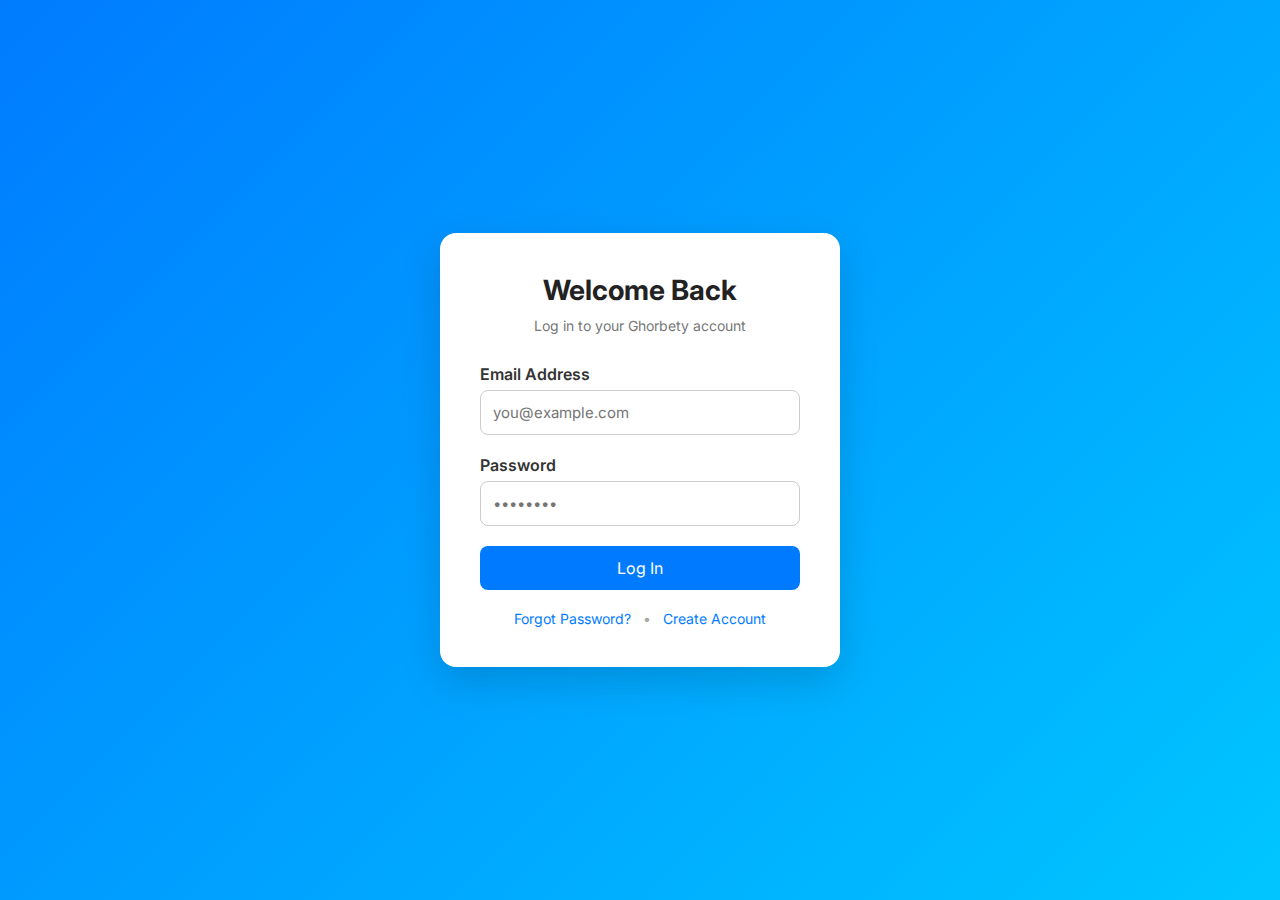
<file: index.html>
<!DOCTYPE html>
<html lang="en">
<head>
  <meta charset="UTF-8" />
  <meta name="viewport" content="width=device-width, initial-scale=1.0" />
  <title>Ghorbety - Login</title>
  <link rel="stylesheet" href="login.css" />
</head>
<body>
  <div class="login-container">
    <h2>Welcome Back</h2>
    <p class="subtitle">Log in to your Ghorbety account</p>

    <form class="login-form">
      <label for="email">Email Address</label>
      <input type="email" id="email" placeholder="you@example.com" required />

      <label for="password">Password</label>
      <input type="password" id="password" placeholder="••••••••" required />

      <button type="submit">Log In</button>
    </form>

    <div class="extra-links">
      <a href="#">Forgot Password?</a>
      <span>•</span>
      <a href="./signup.html">Create Account</a>
    </div>
  </div>
  <script src="login.js"></script>

</body>
</html>
</file>
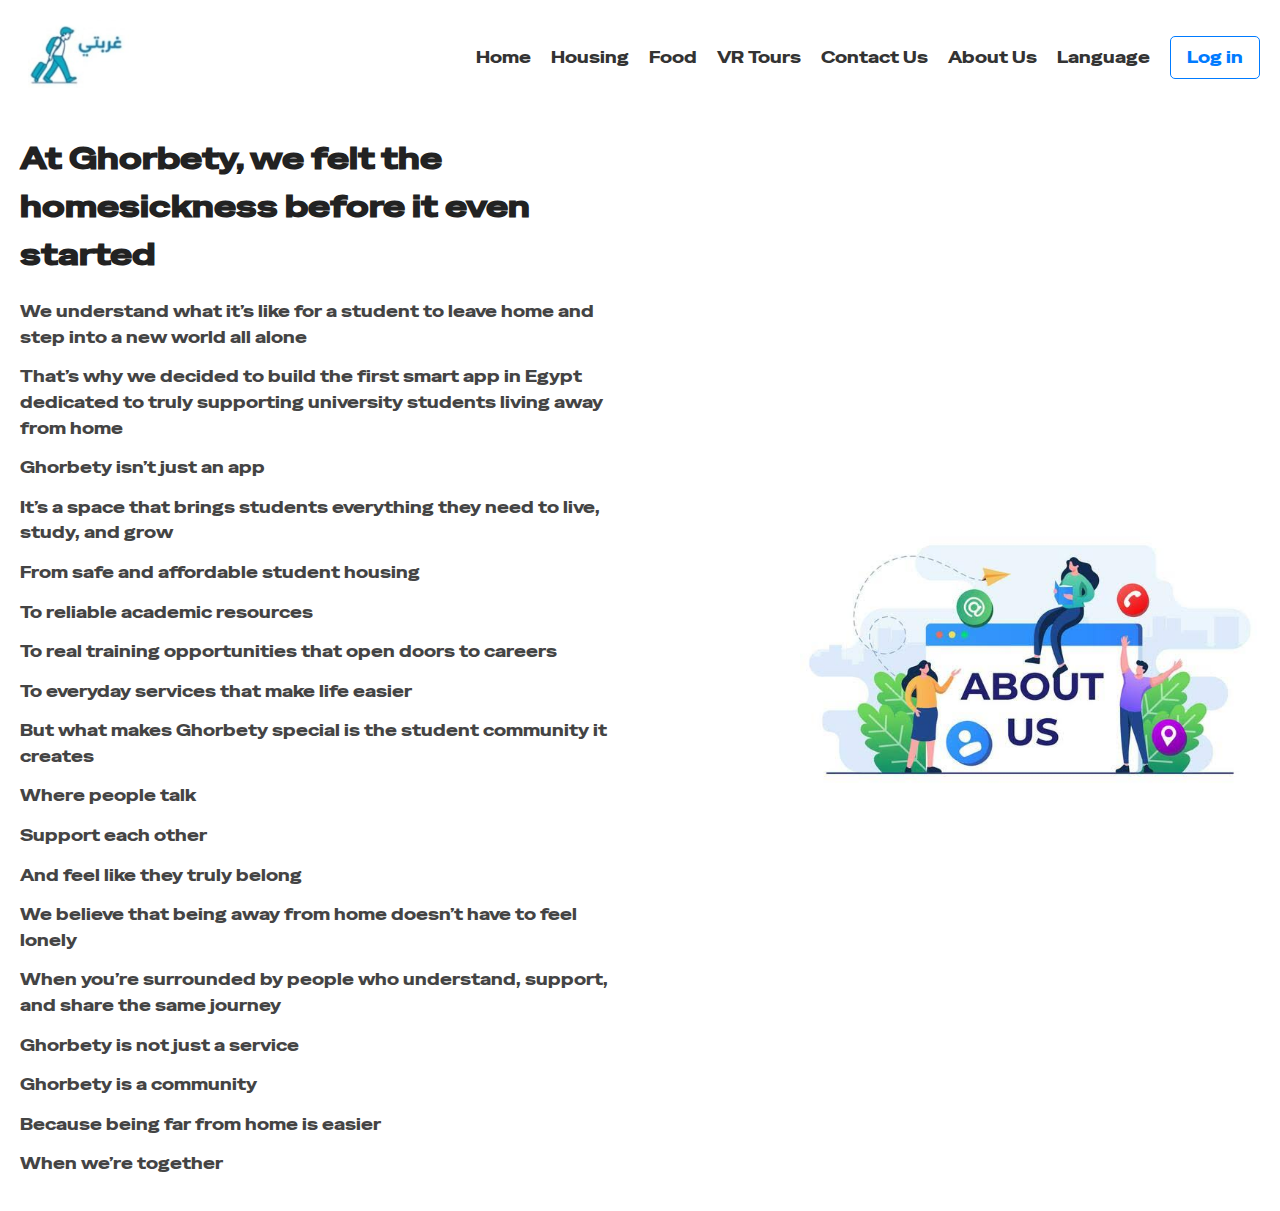
<file: 8orbty-about-us.html>
<!DOCTYPE html>
<html lang="en">
<head>
  <meta charset="UTF-8" />
  <meta name="viewport" content="width=device-width, initial-scale=1.0" />
  <title>Ghorbety - Our Community</title>
  <link rel="stylesheet" href="./8orbty-about-us.css" />
</head>
<body>
  <header>
    <div class="logo">
      <img src="./images/logo 2.png" alt="Logo" />
    </div>
    <nav>
      <a href="./8orbty.html" id="nav-home">Home</a>
      <a href="./8orbty-housing.html" id="nav-housing">Housing</a>
      <a href="./8orbty-food.html" id="nav-food">Food</a>
      <a href="./8orbty-vr-tours.html" id="nav-vr">VR Tours</a>
      <a href="./8orbty-contact-us.html" id="nav-contact">Contact Us</a>
      <a href="./8orbty-about-us.html" id="nav-about">About Us</a>
      <a href="#" id="nav-lang" onclick="toggleLanguage()">Language</a>
     <a href="login.html" class="login" id="login">Log in</a>

    </nav>
  </header>

  <section class="community-section">
    <div class="community-text">
      <h2 id="community-title">At Ghorbety, we felt the homesickness before it even started</h2>
      <p id="community-p1">We understand what it’s like for a student to leave home and step into a new world all alone</p>
      <p id="community-p2">That’s why we decided to build the first smart app in Egypt dedicated to truly supporting university students living away from home</p>

      <p id="community-p3">Ghorbety isn’t just an app</p>
      <p id="community-p4">It’s a space that brings students everything they need to live, study, and grow</p>
      <p id="community-p5">From safe and affordable student housing</p>
      <p id="community-p6">To reliable academic resources</p>
      <p id="community-p7">To real training opportunities that open doors to careers</p>
      <p id="community-p8">To everyday services that make life easier</p>

      <p id="community-p9">But what makes Ghorbety special is the student community it creates</p>
      <p id="community-p10">Where people talk</p>
      <p id="community-p11">Support each other</p>
      <p id="community-p12">And feel like they truly belong</p>

      <p id="community-p13">We believe that being away from home doesn’t have to feel lonely</p>
      <p id="community-p14">When you’re surrounded by people who understand, support, and share the same journey</p>

      <p id="community-p15">Ghorbety is not just a service</p>
      <p id="community-p16">Ghorbety is a community</p>

      <p id="community-p17">Because being far from home is easier</p>
      <p id="community-p18">When we’re together</p>
    </div>
    <div class="community-image">
      <img src="./images/about.jpg" alt="Student Community" />
    </div>
  </section>

  <script src="./8orbty-about-us.js"></script>
</body>
</html>
</file>
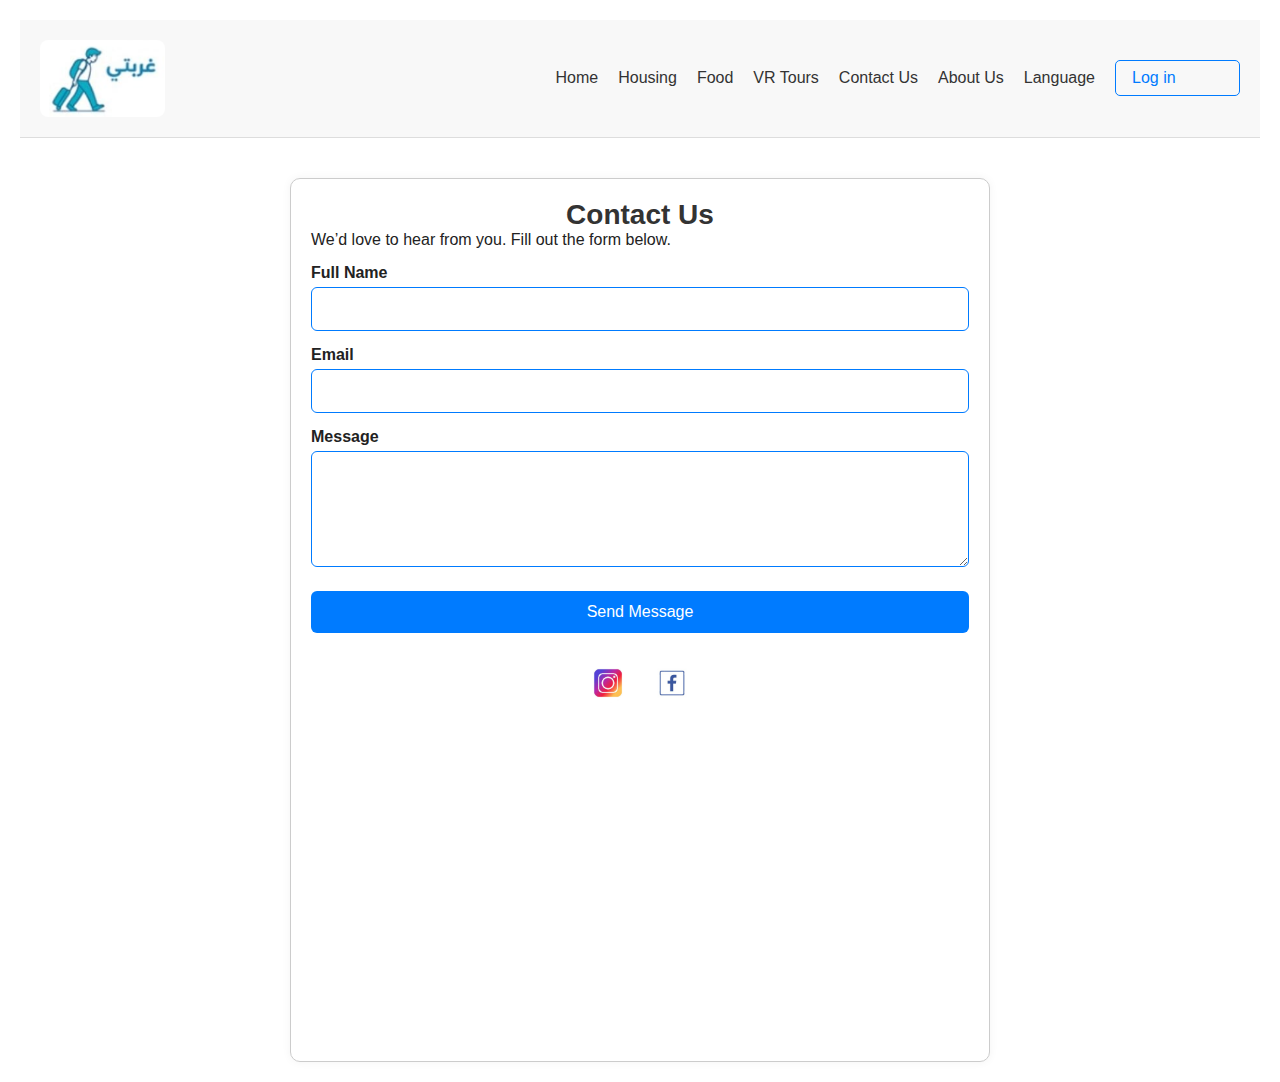
<file: 8orbty-contact-us.html>
<!DOCTYPE html>
<html lang="en">
<head>
  <meta charset="UTF-8">
  <title>V8 ZONE - Contact Us</title>
  <link rel="stylesheet" href="8orbty-contact-us.css">
  <link rel="website icon" type="image/png" href="./images/Logo.png">
</head>
<body>

  <header>
    <div class="logo">
      <img src="./images/logo 2.png" alt="Logo" />
    </div>
    <nav>
      <a href="./8orbty.html" id="nav-home">Home</a>
      <a href="./8orbty-housing.html" id="nav-housing">Housing</a>
      <a href="./8orbty-food.html" id="nav-food">Food</a>
      <a href="./8orbty-vr-tours.html" id="nav-vr">VR Tours</a>
      <a href="./8orbty-contact-us.html" id="nav-contact">Contact Us</a>
      <a href="./8orbty-about-us.html" id="nav-about">About Us</a>
      <a href="#" id="nav-lang" onclick="toggleLanguage()">Language</a>
     <a href="login.html" class="login" id="login">Log in</a>

    </nav>
  </header>

  <div class="container">
    <h1 id="contact-title">Contact Us</h1>
    <p id="contact-desc">We’d love to hear from you. Fill out the form below.</p>

    <form>
      <label for="name" id="label-name">Full Name</label>
      <input type="text" id="name" name="name" required>

      <label for="email" id="label-email">Email</label>
      <input type="email" id="email" name="email" required>

      <label for="message" id="label-message">Message</label>
      <textarea id="message" name="message" rows="5" required></textarea>

      <button type="submit" id="submit-btn">Send Message</button>
    </form>

    <div class="social">
      <a href="https://www.instagram.com"><img src="./images/logo insta .jpg" alt="Instagram"></a>
      <a href="https://www.facebook.com"><img src="./images/logo face.jpg" alt="Facebook"></a>
    </div>

    <div class="map">
      <iframe 
        src="https://www.google.com/maps/embed?pb=!1m18!1m12!1m3!1d243646.99818521506!2d31.17020406564437!3d30.05961847005908!2m3!1f0!2f0!3f0!3m2!1i1024!2i768!4f13.1!3m3!1m2!1s0x14584116045632f9%3A0x79df6fa4a5b69a1d!2sCairo%2C%20Egypt!5e0!3m2!1sen!2seg!4v1714890178402!5m2!1sen!2seg" 
        allowfullscreen="" 
        loading="lazy" 
        referrerpolicy="no-referrer-when-downgrade">
      </iframe>
    </div>
  </div>

  <script src="./8orbty-contact-us.js"></script>
</body>
</html>
</file>
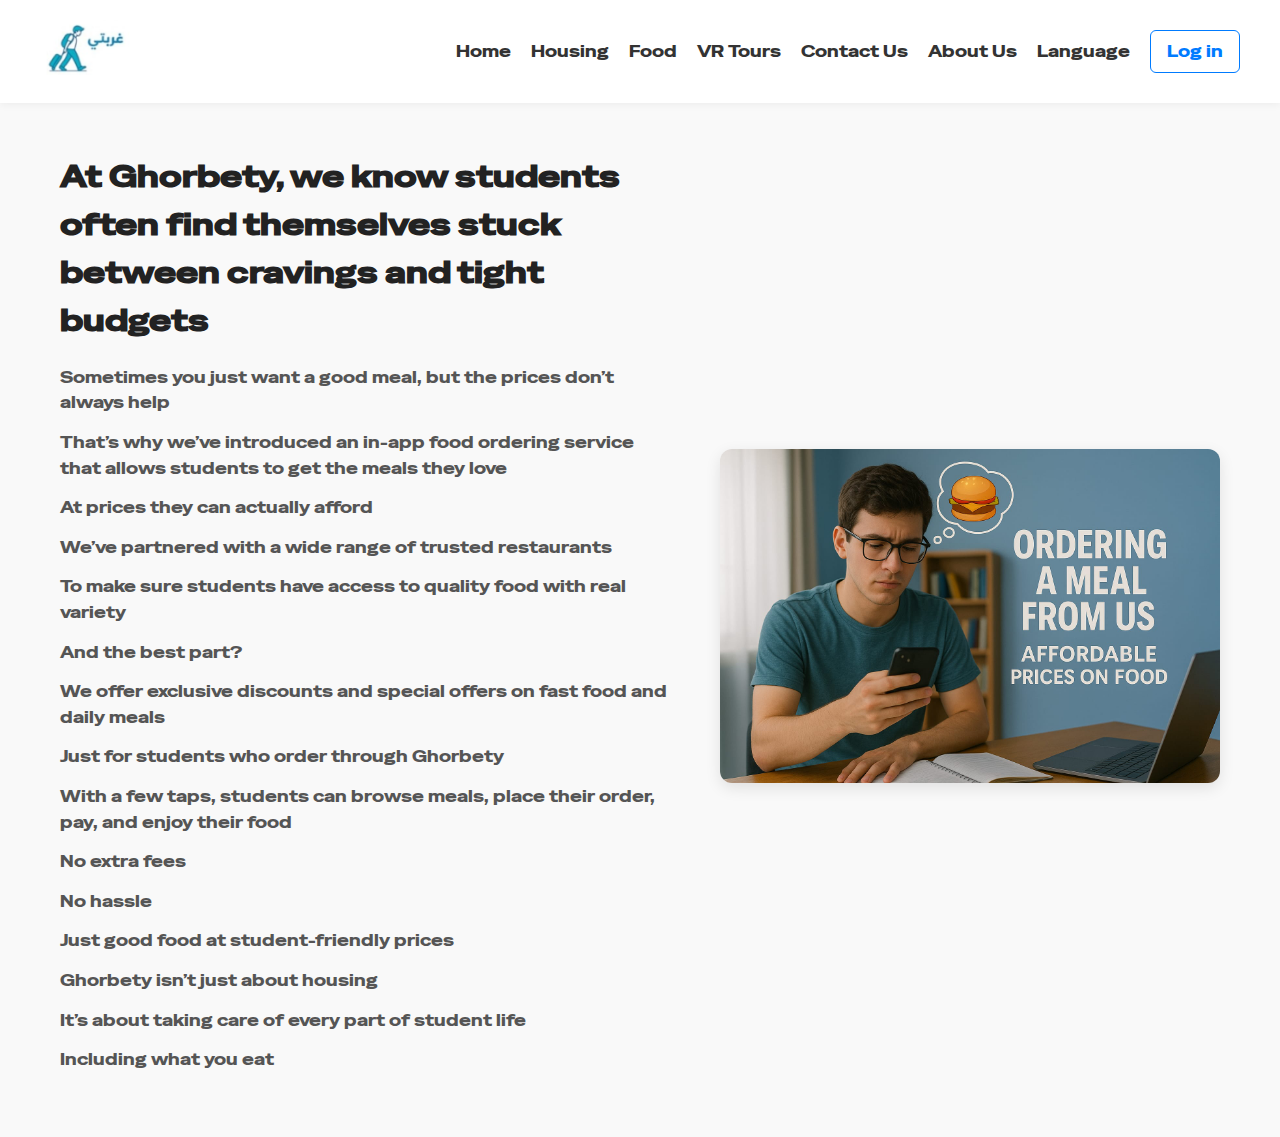
<file: 8orbty-food.html>
<!DOCTYPE html>
<html lang="en">
<head>
  <meta charset="UTF-8" />
  <meta name="viewport" content="width=device-width, initial-scale=1.0" />
  <title>Ghorbety - Food Services</title>
  <link rel="stylesheet" href="8orbty-food.css" />
</head>
<body>
  <header>
    <div class="logo">
      <img src="./images/logo 2.png" alt="Logo" />
    </div>
    <nav>
      <a href="./8orbty.html" id="nav-home">Home</a>
      <a href="./8orbty-housing.html" id="nav-housing">Housing</a>
      <a href="./8orbty-food.html" id="nav-food">Food</a>
      <a href="./8orbty-vr-tours.html" id="nav-vr">VR Tours</a>
      <a href="./8orbty-contact-us.html" id="nav-contact">Contact Us</a>
      <a href="./8orbty-about-us.html" id="nav-about">About Us</a>
      <a href="#" id="nav-lang" onclick="toggleLanguage()">Language</a>
      <a href="login.html" class="login" id="login">Log in</a>

    </nav>
  </header>

  <main class="food-section">
    <div class="food-content">
      <div class="food-text">
        <h2 id="food-title">At Ghorbety, we know students often find themselves stuck between cravings and tight budgets</h2>
        <p id="food-p1">Sometimes you just want a good meal, but the prices don’t always help</p>
        <p id="food-p2">That’s why we’ve introduced an in-app food ordering service that allows students to get the meals they love</p>
        <p id="food-p3">At prices they can actually afford</p>
        <p id="food-p4">We’ve partnered with a wide range of trusted restaurants</p>
        <p id="food-p5">To make sure students have access to quality food with real variety</p>
        <p id="food-p6">And the best part?</p>
        <p id="food-p7">We offer exclusive discounts and special offers on fast food and daily meals</p>
        <p id="food-p8">Just for students who order through Ghorbety</p>
        <p id="food-p9">With a few taps, students can browse meals, place their order, pay, and enjoy their food</p>
        <p id="food-p10">No extra fees</p>
        <p id="food-p11">No hassle</p>
        <p id="food-p12">Just good food at student-friendly prices</p>
        <p id="food-p13">Ghorbety isn’t just about housing</p>
        <p id="food-p14">It’s about taking care of every part of student life</p>
        <p id="food-p15">Including what you eat</p>
      </div>
      <div class="food-image">
        <img src="./images/food.jpg" alt="Delicious student meal" />
      </div>
    </div>
  </main>

  <script src="8orbty-food.js"></script>
</body>
</html>
</file>
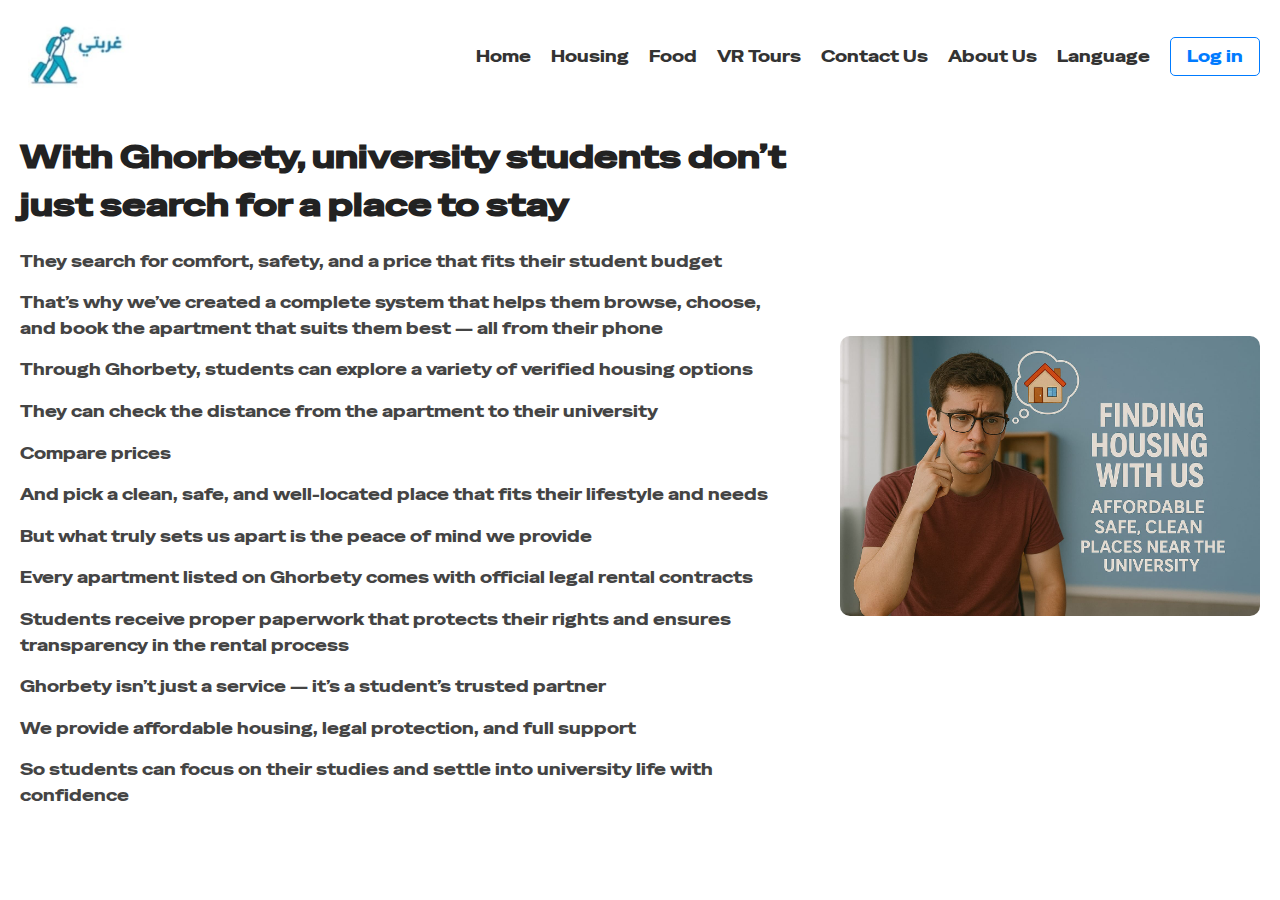
<file: 8orbty-housing.html>
<!DOCTYPE html>
<html lang="en">
<head>
  <meta charset="UTF-8" />
  <meta name="viewport" content="width=device-width, initial-scale=1.0" />
  <title>Ghorbety - Housing Services</title>
  <link rel="stylesheet" href="8orbty-housing.css" />
</head>
<body>
  <header>
    <div class="logo">
      <img src="./images/logo 2.png" alt="Logo" />
    </div>
    <nav>
      <a href="./8orbty.html" id="nav-home">Home</a>
      <a href="./8orbty-housing.html" id="nav-housing">Housing</a>
      <a href="./8orbty-food.html" id="nav-food">Food</a>
      <a href="./8orbty-vr-tours.html" id="nav-vr">VR Tours</a>
      <a href="./8orbty-contact-us.html" id="nav-contact">Contact Us</a>
      <a href="./8orbty-about-us.html" id="nav-about">About Us</a>
      <a href="#" id="nav-lang" onclick="toggleLanguage()">Language</a>
     <a href="login.html" class="login" id="login">Log in</a>

    </nav>
  </header>

  <section class="housing-section">
    <div class="housing-text">
      <h2 id="housing-title">With Ghorbety, university students don’t just search for a place to stay</h2>
      <p id="housing-p1">They search for comfort, safety, and a price that fits their student budget</p>
      <p id="housing-p2">That’s why we’ve created a complete system that helps them browse, choose, and book the apartment that suits them best — all from their phone</p>

      <p id="housing-p3">Through Ghorbety, students can explore a variety of verified housing options</p>
      <p id="housing-p4">They can check the distance from the apartment to their university</p>
      <p id="housing-p5">Compare prices</p>
      <p id="housing-p6">And pick a clean, safe, and well-located place that fits their lifestyle and needs</p>

      <p id="housing-p7">But what truly sets us apart is the peace of mind we provide</p>
      <p id="housing-p8">Every apartment listed on Ghorbety comes with official legal rental contracts</p>
      <p id="housing-p9">Students receive proper paperwork that protects their rights and ensures transparency in the rental process</p>

      <p id="housing-p10">Ghorbety isn’t just a service — it’s a student’s trusted partner</p>
      <p id="housing-p11">We provide affordable housing, legal protection, and full support</p>
      <p id="housing-p12">So students can focus on their studies and settle into university life with confidence</p>
    </div>
    <div class="housing-image">
      <img src="./images/housing.jpg" alt="Student housing" />
    </div>
  </section>

  <script src="8orbty-housing.js"></script>
</body>
</html>
</file>
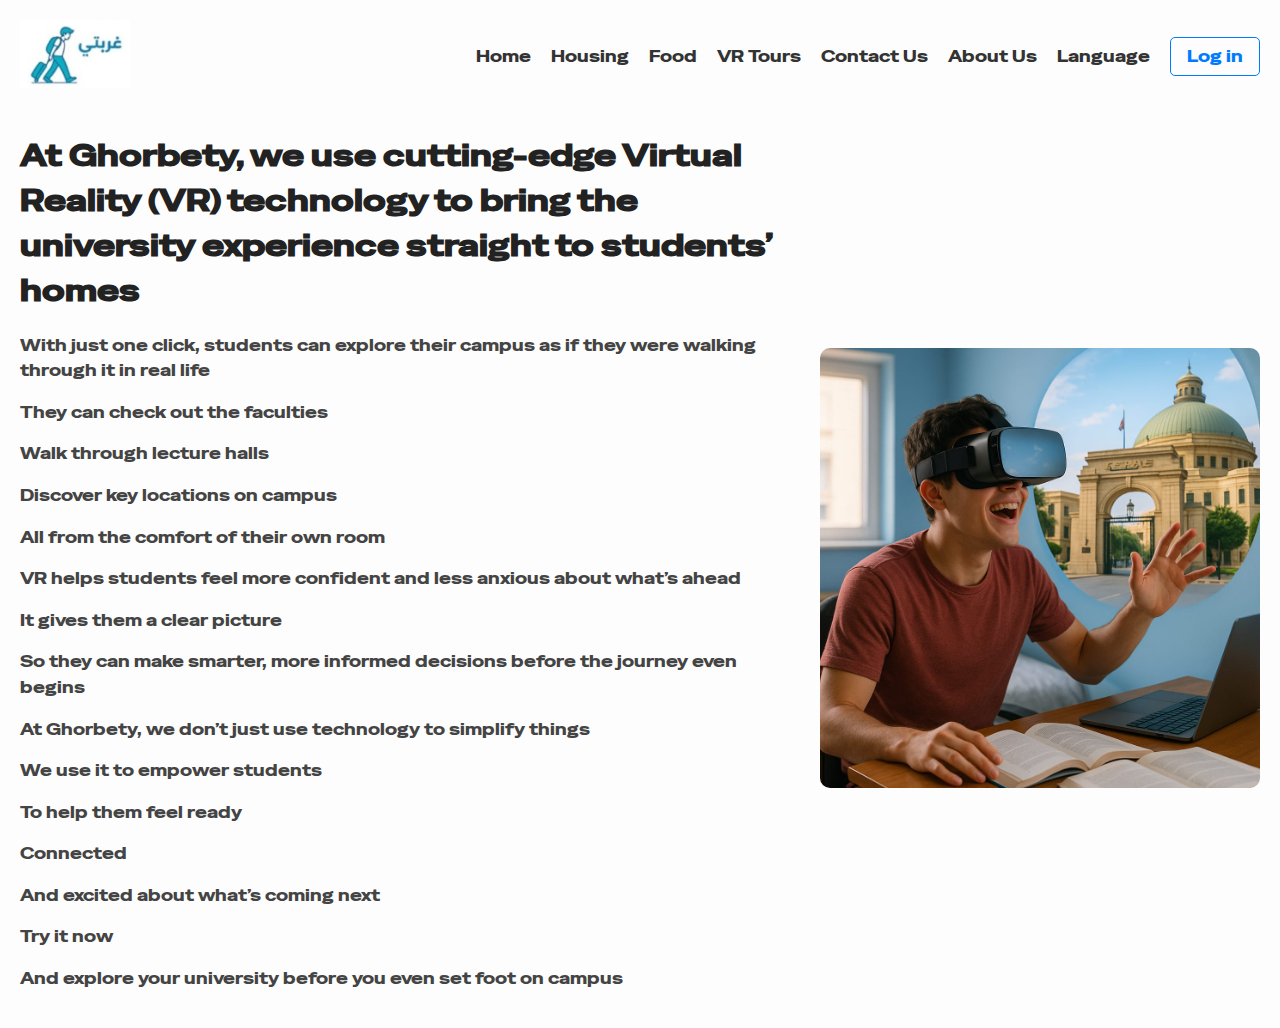
<file: 8orbty-vr-tours.html>
<!DOCTYPE html>
<html lang="en">
<head>
  <meta charset="UTF-8" />
  <meta name="viewport" content="width=device-width, initial-scale=1.0" />
  <title>Ghorbety - VR Tours</title>
  <link rel="stylesheet" href="./8orbty-vr-tours.css" />
</head>
<body>
  <header>
    <div class="logo">
      <img src="./images/logo 2.png" alt="Logo" />
    </div>
    <nav>
      <a href="./8orbty.html" id="nav-home">Home</a>
      <a href="./8orbty-housing.html" id="nav-housing">Housing</a>
      <a href="./8orbty-food.html" id="nav-food">Food</a>
      <a href="./8orbty-vr-tours.html" id="nav-vr">VR Tours</a>
      <a href="./8orbty-contact-us.html" id="nav-contact">Contact Us</a>
      <a href="./8orbty-about-us.html" id="nav-about">About Us</a>
      <a href="#" id="nav-lang" onclick="toggleLanguage()">Language</a>
    <a href="login.html" class="login" id="login">Log in</a>

    </nav>
  </header>

  <section class="vr-section">
    <div class="vr-text">
      <h2 id="vr-title">At Ghorbety, we use cutting-edge Virtual Reality (VR) technology to bring the university experience straight to students’ homes</h2>
      <p id="vr-p1">With just one click, students can explore their campus as if they were walking through it in real life</p>
      <p id="vr-p2">They can check out the faculties</p>
      <p id="vr-p3">Walk through lecture halls</p>
      <p id="vr-p4">Discover key locations on campus</p>
      <p id="vr-p5">All from the comfort of their own room</p>

      <p id="vr-p6">VR helps students feel more confident and less anxious about what’s ahead</p>
      <p id="vr-p7">It gives them a clear picture</p>
      <p id="vr-p8">So they can make smarter, more informed decisions before the journey even begins</p>

      <p id="vr-p9">At Ghorbety, we don’t just use technology to simplify things</p>
      <p id="vr-p10">We use it to empower students</p>
      <p id="vr-p11">To help them feel ready</p>
      <p id="vr-p12">Connected</p>
      <p id="vr-p13">And excited about what’s coming next</p>

      <p id="vr-p14">Try it now</p>
      <p id="vr-p15">And explore your university before you even set foot on campus</p>
    </div>
    <div class="vr-image">
      <img src="./images/vr.jpg" alt="Student using VR" />
    </div>
  </section>

  <script src="./8orbty-vr-tours .js"></script>
</body>
</html>
</file>
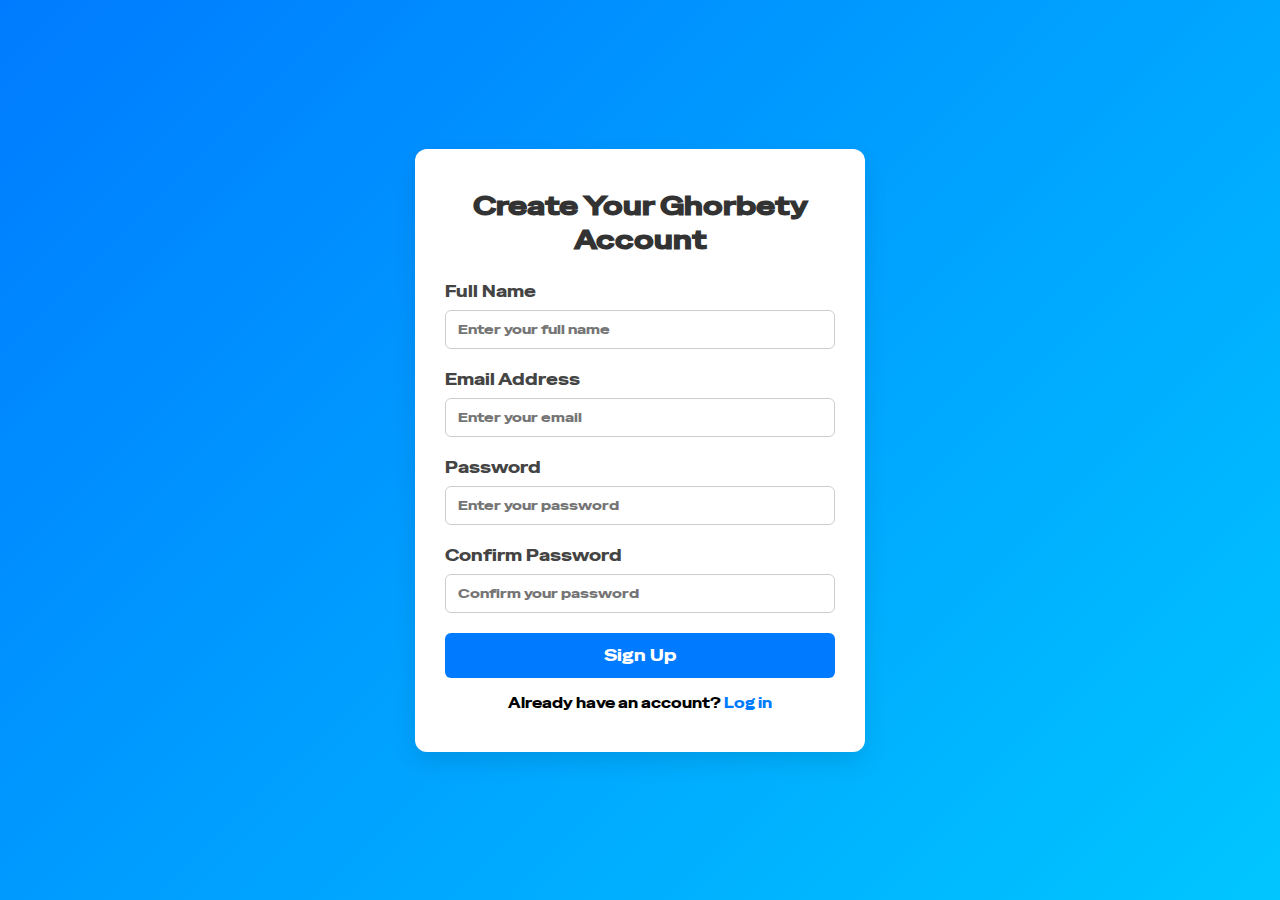
<file: signup.html>
<!DOCTYPE html>
<html lang="en">
<head>
  <meta charset="UTF-8" />
  <meta name="viewport" content="width=device-width, initial-scale=1.0"/>
  <title>Ghorbety - Sign Up</title>
  <link rel="stylesheet" href="signup.css" />
</head>
<body>
  <section class="signup-section">
    <div class="signup-box">
      <h2 id="signup-title">Create Your Ghorbety Account</h2>
      <form class="signup-form">
        <label for="fullname">Full Name</label>
        <input type="text" id="fullname" placeholder="Enter your full name" required />

        <label for="email">Email Address</label>
        <input type="email" id="email" placeholder="Enter your email" required />

        <label for="password">Password</label>
        <input type="password" id="password" placeholder="Enter your password" required />

        <label for="confirm-password">Confirm Password</label>
        <input type="password" id="confirm-password" placeholder="Confirm your password" required />

        <button type="submit" class="submit-button">Sign Up</button>
      </form>

      <p>Already have an account? <a href="login.html">Log in</a></p>
    </div>
  </section>

  <script src="signup.js"></script>
</body>
</html>
</file>
<file: login.css>
@import url('https://fonts.googleapis.com/css2?family=Inter:wght@400;600&display=swap');

* {
  margin: 0;
  padding: 0;
  box-sizing: border-box;
  font-family: 'Inter', sans-serif;
}

body {
  background: linear-gradient(135deg, #007bff, #00c6ff);
  height: 100vh;
  display: flex;
  justify-content: center;
  align-items: center;
}

.login-container {
  background-color: #fff;
  padding: 40px;
  border-radius: 16px;
  box-shadow: 0 15px 40px rgba(0, 0, 0, 0.15);
  width: 100%;
  max-width: 400px;
  text-align: center;
}

.login-container h2 {
  font-size: 28px;
  margin-bottom: 10px;
  color: #222;
}

.login-container .subtitle {
  font-size: 14px;
  color: #777;
  margin-bottom: 30px;
}

.login-form {
  text-align: left;
}

.login-form label {
  display: block;
  margin-bottom: 6px;
  font-weight: 600;
  color: #333;
}

.login-form input {
  width: 100%;
  padding: 12px;
  margin-bottom: 20px;
  border: 1px solid #ccc;
  border-radius: 8px;
  font-size: 15px;
  transition: border 0.3s;
}

.login-form input:focus {
  border-color: #007bff;
  outline: none;
}

.login-form button {
  width: 100%;
  padding: 12px;
  background-color: #007bff;
  color: #fff;
  border: none;
  border-radius: 8px;
  font-size: 16px;
  cursor: pointer;
  transition: background 0.3s;
}

.login-form button:hover {
  background-color: #0056b3;
}

.extra-links {
  margin-top: 20px;
  font-size: 14px;
  color: #666;
}

.extra-links a {
  text-decoration: none;
  color: #007bff;
}

.extra-links span {
  margin: 0 8px;
  color: #aaa;
}
</file>
<file: 8orbty-about-us.css>
/* 8orbty-community.css */
@import url('https://fonts.googleapis.com/css2?family=Special+Gothic+Expanded+One&display=swap');

* {
  margin: 0;
  padding: 0;
  box-sizing: border-box;
  font-family: 'Special Gothic Expanded One', sans-serif;
}

body {
  background-color: #ffffff;
  color: #222;
  padding: 20px;
  line-height: 1.6;
}

header {
  display: flex;
  justify-content: space-between;
  align-items: center;
  flex-wrap: wrap;
  margin-bottom: 40px;
}

.logo img {
  width: 110px;
  height: auto;
}

nav {
  display: flex;
  align-items: center;
  gap: 20px;
  flex-wrap: wrap;
}

nav a {
  text-decoration: none;
  color: #333;
  font-weight: 500;
  transition: color 0.3s ease, transform 0.3s ease;
}

nav a:hover {
  color: #007bff;
  transform: scale(1.05);
}

.login {
  padding: 8px 16px;
  border: 1px solid #007bff;
  background: none;
  color: #007bff;
  border-radius: 5px;
  cursor: pointer;
}

.community-section {
  display: flex;
  align-items: center;
  justify-content: space-between;
  flex-wrap: wrap;
  gap: 40px;
}

.community-text {
  flex: 1;
  min-width: 280px;
  max-width: 600px;
}

.community-text h2 {
  font-size: 30px;
  margin-bottom: 20px;
}

.community-text p {
  margin-bottom: 14px;
  color: #444;
}

.community-image img {
  width: 460px;
  max-width: 100%;
  border-radius: 10px;
  object-fit: cover;
}

@media (max-width: 768px) {
  .community-section {
    flex-direction: column;
    text-align: center;
  }

  .community-image img {
    margin-top: 20px;
  }

  .community-text {
    max-width: 100%;
  }
}
</file>
<file: 8orbty-contact-us.css>
body {
  font-family: Arial, sans-serif;
  background-color: #f4f4f4;
  padding: 0;
  margin: 0;
}

.container {
  max-width: 700px;
  margin: auto;
  background-color: white;
  padding: 20px;
  border-radius: 10px;
  border: 1px solid #ccc;
}

h1 {
  text-align: center;
  color: #333;
}

#p {
  text-align: center;
  color: #666;
}

label {
  display: block;
  margin-top: 15px;
  font-weight: bold;
}

input, textarea {
  width: 100%;
  padding: 10px;
  margin-top: 5px;
  border: 1px solid blue;
  border-radius: 6px;
}

button {
  margin-top: 20px;
  width: 100%;
  background-color: blue;
  color: white;
  padding: 10px;
  border: none;
  border-radius: 6px;
  font-size: 16px;
}

form button:hover {
  cursor: pointer;
  background: cyan;
}

.social {
  margin-top: 30px;
  text-align: center;
}

.social img {
  width: 40px;
  height: 40px;
  margin: 0 10px;
}

.map {
  margin-top: 30px;
  border-radius: 10px;
  overflow: hidden;
}

.map iframe {
  width: 100%;
  height: 300px;
  border: 0;
}


@import url('https://fonts.googleapis.com/css2?family=Special+Gothic+Expanded+One&display=swap');
@import url('https://fonts.googleapis.com/css2?family=Lemonada:wght@700&display=swap');

* {
  margin: 0;
  padding: 0;
  box-sizing: border-box;
  font-family: 'Special Gothic Expanded One', sans-serif;
}

body {
  background-color: #fff;
  color: #222;
  padding: 20px;
}

/* ✅ تنسيق الناف بار الموحد */
header {
  display: flex;
  justify-content: space-between;
  align-items: center;
  flex-wrap: wrap;
  gap: 15px;
  margin-bottom: 40px;
  background-color: #f8f8f8;
  padding: 20px;
  border-bottom: 1px solid #ddd;
}

.logo {
  display: flex;
  align-items: center;
  gap: 10px;
  width: 125px;
  height: auto;
}

.logo img {
  max-width: 100%;
  height: auto;
  border-radius: 8px;
}

nav {
  display: flex;
  align-items: center;
  gap: 20px;
  flex-wrap: wrap;
}

nav a {
  text-decoration: none;
  color: #333;
  font-weight: 500;
  transition: 0.3s ease;
}

nav a:hover {
  color: #007bff;
  transform: scale(1.1);
}

/* ✅ زرار اللوج إن */
.login {
  padding: 8px 16px;
  border: 1px solid #007bff;
  background: none;
  color: #007bff;
  border-radius: 5px;
  cursor: pointer;
  height: auto;
  width: 125px;
}

/* ✅ تنسيق الفورم */
.container {
  max-width: 700px;
  margin: auto;
  background-color: white;
  padding: 20px;
  border-radius: 10px;
  border: 1px solid #ccc;
  box-shadow: 0 0 10px rgba(0, 0, 0, 0.05);
}

h1 {
  text-align: center;
  color: #333;
  font-size: 28px;
}

#p {
  text-align: center;
  color: #666;
  margin-bottom: 20px;
}

label {
  display: block;
  margin-top: 15px;
  font-weight: bold;
}

input, textarea {
  width: 100%;
  padding: 12px;
  margin-top: 5px;
  border: 1px solid #007bff;
  border-radius: 6px;
  font-size: 16px;
}

button {
  margin-top: 20px;
  width: 100%;
  background-color: #007bff;
  color: white;
  padding: 12px;
  border: none;
  border-radius: 6px;
  font-size: 16px;
}

form button:hover {
  cursor: pointer;
  background: #0056b3;
}

.social {
  margin-top: 30px;
  text-align: center;
}

.social img {
  width: 40px;
  height: 40px;
  margin: 0 10px;
  border-radius: 50%;
  transition: 0.3s ease;
}

.social img:hover {
  transform: scale(1.1);
}

.map {
  margin-top: 30px;
  border-radius: 10px;
  overflow: hidden;
}

.map iframe {
  width: 100%;
  height: 300px;
  border: 0;
}

/* ✅ ميديا كويري للريسبونسف */
@media (max-width: 768px) {
  header {
    flex-direction: column;
    align-items: flex-start;
  }

  nav {
    flex-direction: column;
    align-items: flex-start;
  }

  .login {
    align-self: flex-end;
  }

  .container {
    padding: 15px;
  }

  input, textarea, button {
    font-size: 14px;
  }

  .map iframe {
    height: 250px;
  }
}


@media (min-width: 950px) and (max-width: 1150px) {
  .map iframe {
    width: 330px;
  }
}

@media (max-width: 768px) {
  .container {
    padding: 15px;
  }

  input, textarea, button {
    font-size: 14px;
  }

  .map iframe {
    height: 250px;
  }
}
</file>
<file: 8orbty-food.css>
@import url('https://fonts.googleapis.com/css2?family=Special+Gothic+Expanded+One&display=swap');

* {
  margin: 0;
  padding: 0;
  box-sizing: border-box;
  font-family: 'Special Gothic Expanded One', sans-serif;
}

body {
  background-color: #f9f9f9;
  color: #222;
  line-height: 1.6;
}

header {
  display: flex;
  justify-content: space-between;
  align-items: center;
  padding: 20px 40px;
  background-color: #fff;
  box-shadow: 0 2px 8px rgba(0,0,0,0.05);
  flex-wrap: wrap;
}

.logo img {
  width: 90px;
}

nav {
  display: flex;
  flex-wrap: wrap;
  gap: 20px;
  align-items: center;
}

nav a {
  text-decoration: none;
  color: #333;
  font-weight: 500;
  transition: 0.3s;
}

nav a:hover {
  color: #007bff;
  transform: scale(1.05);
}

.login {
  padding: 8px 16px;
  border: 1px solid #007bff;
  background-color: transparent;
  color: #007bff;
  border-radius: 6px;
  cursor: pointer;
  transition: 0.3s;
}

.login:hover {
  background-color: #007bff;
  color: white;
}

.food-section {
  padding: 50px 20px;
  max-width: 1200px;
  margin: auto;
}

.food-content {
  display: flex;
  gap: 50px;
  align-items: center;
  justify-content: space-between;
  flex-wrap: wrap;
}

.food-text {
  flex: 1;
  min-width: 300px;
}

.food-text h2 {
  font-size: 30px;
  margin-bottom: 20px;
  color: #222;
}

.food-text p {
  color: #555;
  margin-bottom: 14px;
  font-size: 16px;
}

.food-image {
  flex: 1;
  min-width: 280px;
  max-width: 500px;
}

.food-image img {
  width: 100%;
  border-radius: 12px;
  box-shadow: 0 5px 15px rgba(0,0,0,0.1);
  object-fit: cover;
}

@media (max-width: 768px) {
  .food-content {
    flex-direction: column-reverse;
    text-align: center;
  }

  .food-text h2 {
    font-size: 24px;
  }

  .food-text p {
    font-size: 15px;
  }

  .food-image {
    margin-bottom: 30px;
  }
}
</file>
<file: 8orbty-housing.css>
/* 8orbty-housing.css */
@import url('https://fonts.googleapis.com/css2?family=Special+Gothic+Expanded+One&display=swap');

* {
  margin: 0;
  padding: 0;
  box-sizing: border-box;
  font-family: 'Special Gothic Expanded One', sans-serif;
}

body {
  background-color: #fff;
  color: #222;
  padding: 20px;
}

header {
  display: flex;
  justify-content: space-between;
  align-items: center;
  flex-wrap: wrap;
  gap: 15px;
  margin-bottom: 40px;
}

.logo img {
  width: 110px;
  height: auto;
}

nav {
  display: flex;
  align-items: center;
  gap: 20px;
  flex-wrap: wrap;
}

nav a {
  text-decoration: none;
  color: #333;
  font-weight: 500;
  transition: transform 0.3s ease;
}

nav a:hover {
  color: #007bff;
  transform: scale(1.1);
}

.login {
  padding: 8px 16px;
  border: 1px solid #007bff;
  background: none;
  color: #007bff;
  border-radius: 5px;
  cursor: pointer;
}

.housing-section {
  display: flex;
  align-items: center;
  justify-content: space-between;
  gap: 40px;
  flex-wrap: wrap;
}

.housing-text {
  flex: 1;
  min-width: 280px;
}

.housing-text h2 {
  font-size: 32px;
  margin-bottom: 20px;
  line-height: 1.5;
}

.housing-text p {
  margin-bottom: 16px;
  color: #444;
  line-height: 1.6;
}

.housing-image img {
  width: 420px;
  max-width: 100%;
  border-radius: 10px;
  object-fit: cover;
  flex-shrink: 0;
}

@media (max-width: 768px) {
  .housing-section {
    flex-direction: column;
    text-align: center;
  }

  .housing-text h2 {
    font-size: 24px;
  }

  .housing-image img {
    width: 100%;
    margin-top: 20px;
  }
}
</file>
<file: 8orbty-vr-tours.css>
/* 8orbty-vr.css */
@import url('https://fonts.googleapis.com/css2?family=Special+Gothic+Expanded+One&display=swap');

* {
  margin: 0;
  padding: 0;
  box-sizing: border-box;
  font-family: 'Special Gothic Expanded One', sans-serif;
}

body {
  background-color: #fdfdfd;
  color: #222;
  padding: 20px;
}

header {
  display: flex;
  justify-content: space-between;
  align-items: center;
  flex-wrap: wrap;
  gap: 15px;
  margin-bottom: 40px;
}

.logo img {
  width: 110px;
  height: auto;
}

nav {
  display: flex;
  align-items: center;
  gap: 20px;
  flex-wrap: wrap;
}

nav a {
  text-decoration: none;
  color: #333;
  font-weight: 500;
  transition: transform 0.3s ease;
}

nav a:hover {
  color: #007bff;
  transform: scale(1.1);
}

.login {
  padding: 8px 16px;
  border: 1px solid #007bff;
  background: none;
  color: #007bff;
  border-radius: 5px;
  cursor: pointer;
}

.vr-section {
  display: flex;
  align-items: center;
  justify-content: space-between;
  gap: 40px;
  flex-wrap: wrap;
  margin-top: 20px;
}

.vr-text {
  flex: 1;
  min-width: 300px;
}

.vr-text h2 {
  font-size: 30px;
  margin-bottom: 20px;
  line-height: 1.5;
}

.vr-text p {
  margin-bottom: 16px;
  color: #444;
  line-height: 1.6;
}

.vr-image img {
  width: 440px;
  max-width: 100%;
  border-radius: 10px;
  object-fit: cover;
  flex-shrink: 0;
}

@media (max-width: 768px) {
  .vr-section {
    flex-direction: column;
    text-align: center;
  }

  .vr-text h2 {
    font-size: 24px;
  }

  .vr-image img {
    width: 100%;
    margin-top: 20px;
  }
}
</file>
<file: signup.css>
@import url('https://fonts.googleapis.com/css2?family=Special+Gothic+Expanded+One&display=swap');

* {
  margin: 0;
  padding: 0;
  box-sizing: border-box;
  font-family: 'Special Gothic Expanded One', sans-serif;
}

body {
  background: linear-gradient(135deg, #007bff, #00c6ff);
  display: flex;
  align-items: center;
  justify-content: center;
  min-height: 100vh;
}

.signup-section {
  width: 100%;
  max-width: 450px;
  background-color: #fff;
  padding: 40px 30px;
  border-radius: 12px;
  box-shadow: 0 10px 25px rgba(0, 0, 0, 0.1);
}

.signup-box h2 {
  text-align: center;
  margin-bottom: 24px;
  color: #333;
  font-size: 26px;
}

.signup-form label {
  display: block;
  margin-bottom: 8px;
  color: #444;
}

.signup-form input {
  width: 100%;
  padding: 10px 12px;
  margin-bottom: 20px;
  border: 1px solid #ccc;
  border-radius: 6px;
  transition: border 0.3s ease;
}

.signup-form input:focus {
  border-color: #007bff;
  outline: none;
}

.submit-button {
  width: 100%;
  padding: 12px;
  background-color: #007bff;
  border: none;
  color: white;
  font-size: 16px;
  border-radius: 6px;
  cursor: pointer;
  transition: background 0.3s ease;
}

.submit-button:hover {
  background-color: #0056b3;
}

.signup-box p {
  text-align: center;
  margin-top: 16px;
  font-size: 14px;
}

.signup-box a {
  color: #007bff;
  text-decoration: none;
}
</file>
